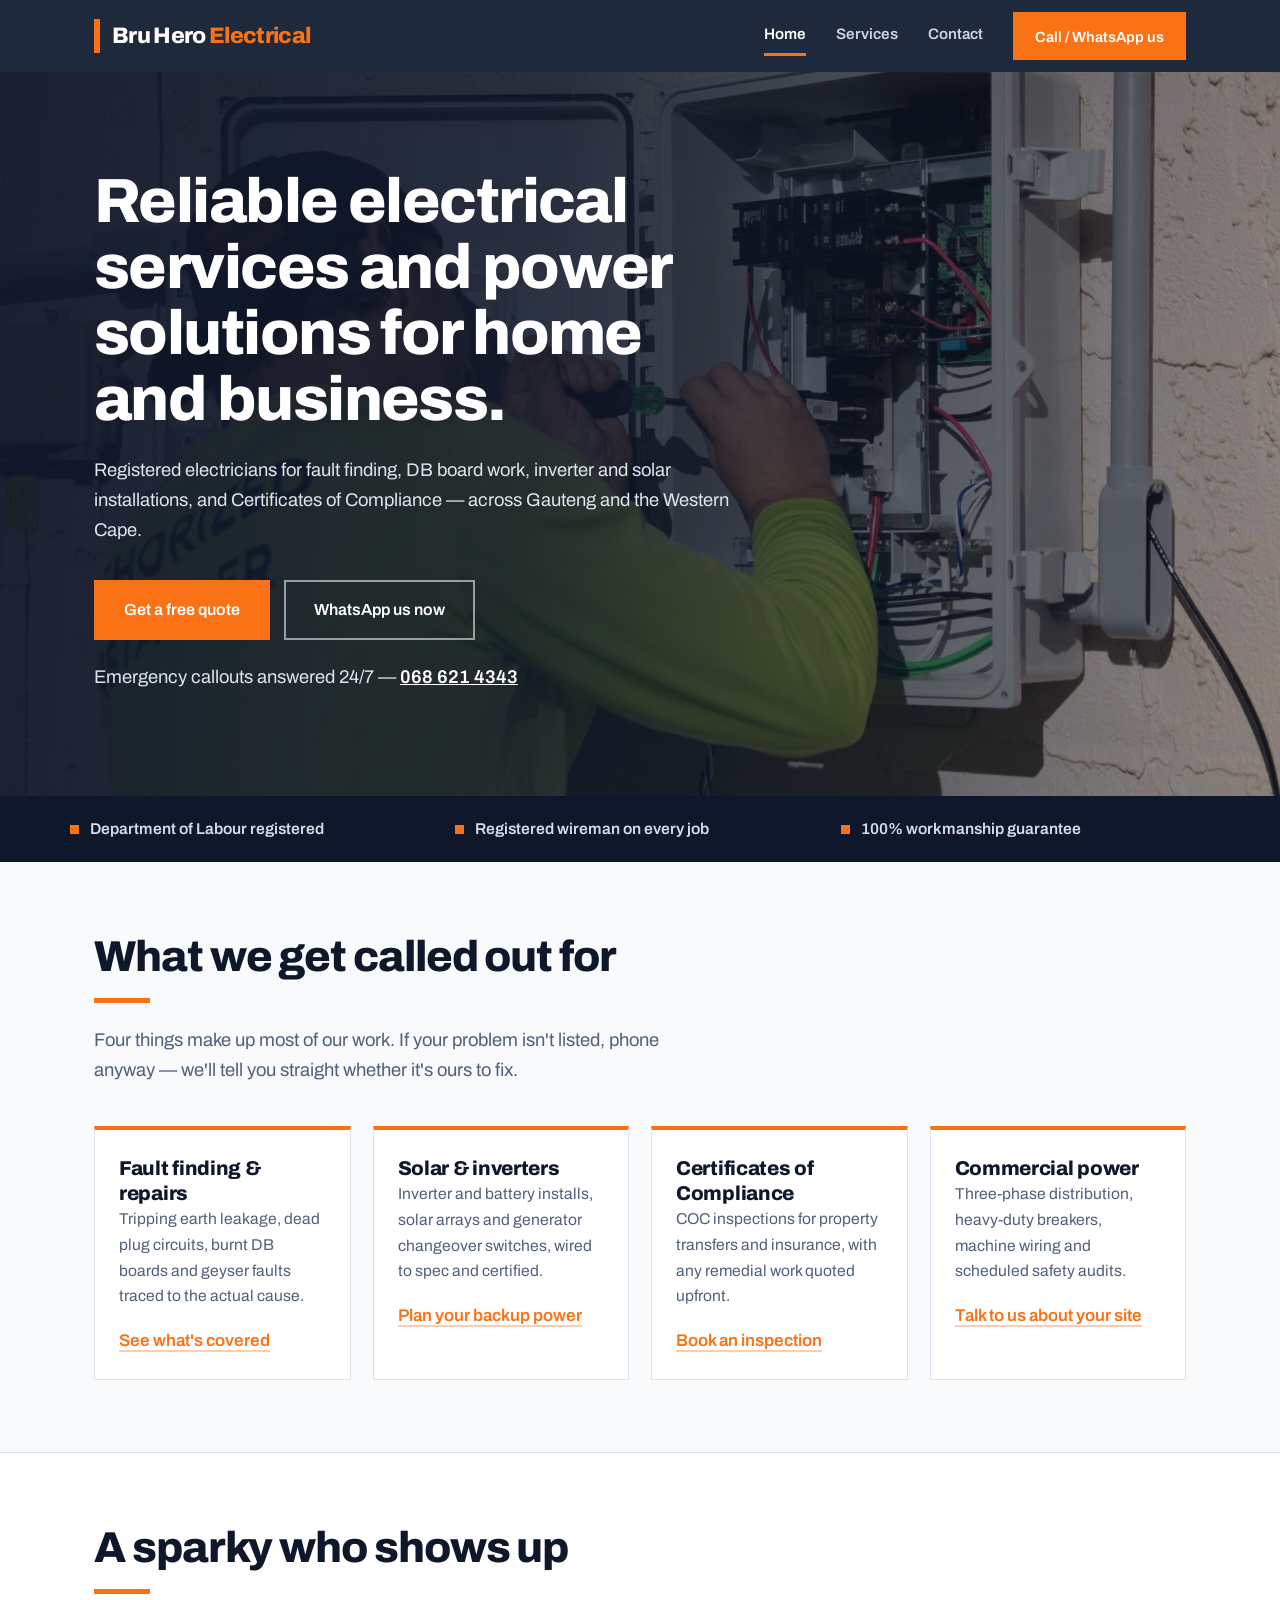
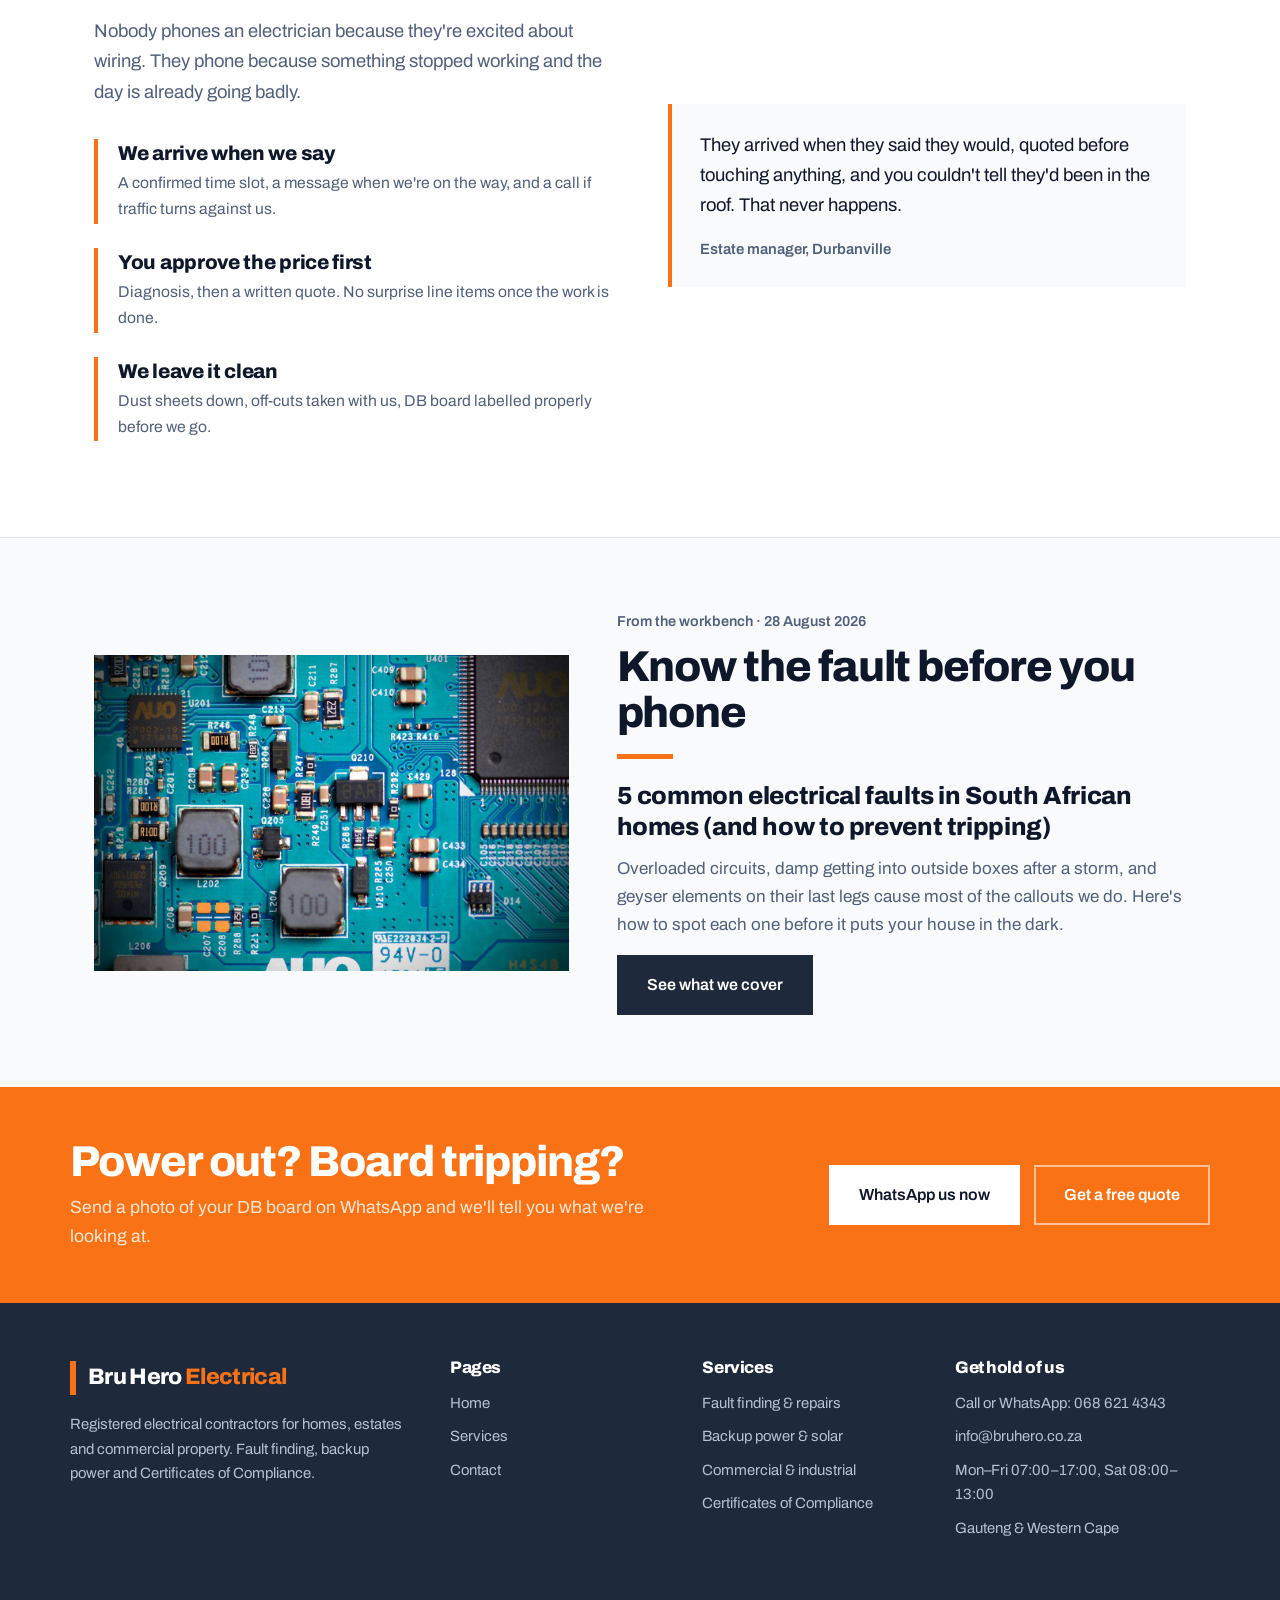
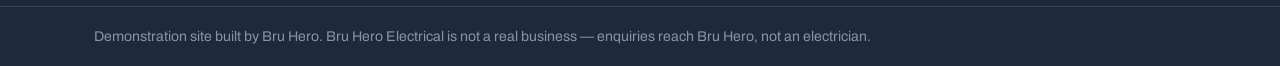
<file: index.html>
<!DOCTYPE html>
<html lang="en-ZA">
<head>
<meta charset="utf-8">
<meta name="viewport" content="width=device-width, initial-scale=1">
<title>Bru Hero Electrical | Electricians, Backup Power &amp; COCs in South Africa</title>
<meta name="description" content="Registered South African electrical contractors. Fault finding, DB board repairs, inverter and solar installations, commercial power and Certificates of Compliance. Same-day callouts in Gauteng and the Western Cape.">
<link rel="preconnect" href="https://fonts.googleapis.com">
<link rel="preconnect" href="https://fonts.gstatic.com" crossorigin>
<link href="https://fonts.googleapis.com/css2?family=Archivo:wght@400;600;800&display=swap" rel="stylesheet">

<link rel="stylesheet" href="css/site.css">
</head>

<body>

<header class="site-header">
  <div class="wrap site-header__bar">
    <a class="logo" href="index.html">
      <span class="logo__mark"></span>
      <span class="logo__text">Bru Hero <span>Electrical</span></span>
    </a>

    <nav class="nav" aria-label="Main">
      <a href="index.html" aria-current="page">Home</a>
      <a href="services.html">Services</a>
      <a href="contact.html">Contact</a>
      <a class="btn btn--primary" href="tel:+27686214343">Call / WhatsApp us</a>
    </nav>

    <button class="menu-btn" type="button" id="menuBtn" aria-expanded="false" aria-controls="mobileNav">
      <span class="sr-only">Menu</span>
      <svg id="iconOpen" viewBox="0 0 24 24" fill="none" stroke="currentColor" stroke-width="2" stroke-linecap="round" aria-hidden="true"><path d="M4 7h16M4 12h16M4 17h16"/></svg>
      <svg id="iconClose" viewBox="0 0 24 24" fill="none" stroke="currentColor" stroke-width="2" stroke-linecap="round" aria-hidden="true" style="display:none"><path d="M6 6l12 12M18 6L6 18"/></svg>
    </button>
  </div>

  <nav class="nav-mobile" id="mobileNav" aria-label="Mobile">
    <div class="wrap">
      <a href="index.html" aria-current="page">Home</a>
      <a href="services.html">Services</a>
      <a href="contact.html">Contact</a>
      <a class="btn btn--primary" href="tel:+27686214343">Call / WhatsApp us</a>
    </div>
  </nav>
</header>

<main>

  <!-- ============ HERO ============ -->
  <section class="hero">
    <div class="wrap">
      <div class="hero__inner">
        <h1>Reliable electrical services and power solutions for home and business.</h1>
        <p>
          Registered electricians for fault finding, DB board work, inverter and solar
          installations, and Certificates of Compliance — across Gauteng and the Western Cape.
        </p>
        <div class="hero__actions">
          <a class="btn btn--primary" href="contact.html">Get a free quote</a>
          <a class="btn btn--ghost" href="https://wa.me/27686214343">WhatsApp us now</a>
        </div>
        <p class="hero__line">
          Emergency callouts answered 24/7 — <a href="tel:+27686214343">068 621 4343</a>
        </p>
      </div>
    </div>
  </section>

  <!-- ============ TRUST BAR ============ -->
  <section class="trust" aria-label="Credentials">
    <div class="wrap trust__grid">
      <div class="trust__item"><span class="trust__dot"></span>Department of Labour registered</div>
      <div class="trust__item"><span class="trust__dot"></span>Registered wireman on every job</div>
      <div class="trust__item"><span class="trust__dot"></span>100% workmanship guarantee</div>
    </div>
  </section>

  <!-- ============ SERVICES ============ -->
  <section class="section">
    <div class="wrap">
      <div class="section__head">
        <h2>What we get called out for</h2>
        <span class="rule"></span>
        <p class="lead">
          Four things make up most of our work. If your problem isn't listed, phone anyway —
          we'll tell you straight whether it's ours to fix.
        </p>
      </div>

      <div class="cards">
        <article class="card">
          <h3>Fault finding &amp; repairs</h3>
          <p>Tripping earth leakage, dead plug circuits, burnt DB boards and geyser faults traced to the actual cause.</p>
          <a href="services.html#fault-finding">See what's covered</a>
        </article>
        <article class="card">
          <h3>Solar &amp; inverters</h3>
          <p>Inverter and battery installs, solar arrays and generator changeover switches, wired to spec and certified.</p>
          <a href="services.html#backup-power">Plan your backup power</a>
        </article>
        <article class="card">
          <h3>Certificates of Compliance</h3>
          <p>COC inspections for property transfers and insurance, with any remedial work quoted upfront.</p>
          <a href="services.html#coc">Book an inspection</a>
        </article>
        <article class="card">
          <h3>Commercial power</h3>
          <p>Three-phase distribution, heavy-duty breakers, machine wiring and scheduled safety audits.</p>
          <a href="services.html#commercial">Talk to us about your site</a>
        </article>
      </div>
    </div>
  </section>

  <!-- ============ WHY US ============ -->
  <section class="section section--tint">
    <div class="wrap split">
      <div>
        <h2>A sparky who shows up</h2>
        <span class="rule"></span>
        <p class="lead">
          Nobody phones an electrician because they're excited about wiring. They phone
          because something stopped working and the day is already going badly.
        </p>
        <ul class="points">
          <li>
            <h3>We arrive when we say</h3>
            <p>A confirmed time slot, a message when we're on the way, and a call if traffic turns against us.</p>
          </li>
          <li>
            <h3>You approve the price first</h3>
            <p>Diagnosis, then a written quote. No surprise line items once the work is done.</p>
          </li>
          <li>
            <h3>We leave it clean</h3>
            <p>Dust sheets down, off-cuts taken with us, DB board labelled properly before we go.</p>
          </li>
        </ul>
      </div>
      <div>
        <blockquote class="quote">
          <p>
            They arrived when they said they would, quoted before touching anything, and you
            couldn't tell they'd been in the roof. That never happens.
          </p>
          <footer>Estate manager, Durbanville</footer>
        </blockquote>
      </div>
    </div>
  </section>

  <!-- ============ BLOG TEASER ============ -->
  <section class="section">
    <div class="wrap teaser">
      <figure style="margin:0;">
        <img src="images/circuit-board.jpg" width="1100" height="733" alt="Close-up of a circuit board showing resistors, capacitors and copper tracks" loading="lazy" decoding="async">
      </figure>
      <div>
        <p class="teaser__meta">From the workbench · 28 August 2026</p>
        <h2>Know the fault before you phone</h2>
        <span class="rule"></span>
        <h3>5 common electrical faults in South African homes (and how to prevent tripping)</h3>
        <p>
          Overloaded circuits, damp getting into outside boxes after a storm, and geyser
          elements on their last legs cause most of the callouts we do. Here's how to spot
          each one before it puts your house in the dark.
        </p>
        <a class="btn btn--dark" href="services.html">See what we cover</a>
      </div>
    </div>
  </section>

  <!-- ============ CTA ============ -->
  <section class="cta">
    <div class="wrap cta__inner">
      <div>
        <h2>Power out? Board tripping?</h2>
        <p>Send a photo of your DB board on WhatsApp and we'll tell you what we're looking at.</p>
      </div>
      <div class="cta__actions">
        <a class="btn btn--light" href="https://wa.me/27686214343">WhatsApp us now</a>
        <a class="btn btn--ghost" href="contact.html">Get a free quote</a>
      </div>
    </div>
  </section>

</main>

<footer class="site-footer">
  <div class="wrap site-footer__grid">
    <div>
      <a class="logo" href="index.html" style="margin-bottom:16px;">
        <span class="logo__mark"></span>
        <span class="logo__text">Bru Hero <span>Electrical</span></span>
      </a>
      <p>Registered electrical contractors for homes, estates and commercial property. Fault finding, backup power and Certificates of Compliance.</p>
    </div>
    <div>
      <h2>Pages</h2>
      <ul>
        <li><a href="index.html">Home</a></li>
        <li><a href="services.html">Services</a></li>
        <li><a href="contact.html">Contact</a></li>
      </ul>
    </div>
    <div>
      <h2>Services</h2>
      <ul>
        <li><a href="services.html#fault-finding">Fault finding &amp; repairs</a></li>
        <li><a href="services.html#backup-power">Backup power &amp; solar</a></li>
        <li><a href="services.html#commercial">Commercial &amp; industrial</a></li>
        <li><a href="services.html#coc">Certificates of Compliance</a></li>
      </ul>
    </div>
    <div>
      <h2>Get hold of us</h2>
      <ul>
        <li>Call or WhatsApp: <a href="tel:+27686214343">068 621 4343</a></li>
        <li><a href="mailto:info@bruhero.co.za">info@bruhero.co.za</a></li>
        <li>Mon–Fri 07:00–17:00, Sat 08:00–13:00</li>
        <li>Gauteng &amp; Western Cape</li>
      </ul>
    </div>
  </div>
  <div class="site-footer__base">
    <div class="wrap">Demonstration site built by Bru Hero. Bru Hero Electrical is not a real business — enquiries reach Bru Hero, not an electrician.</div>
</footer>

<script src="js/site.js" defer></script>

</body>
</html>
</file>
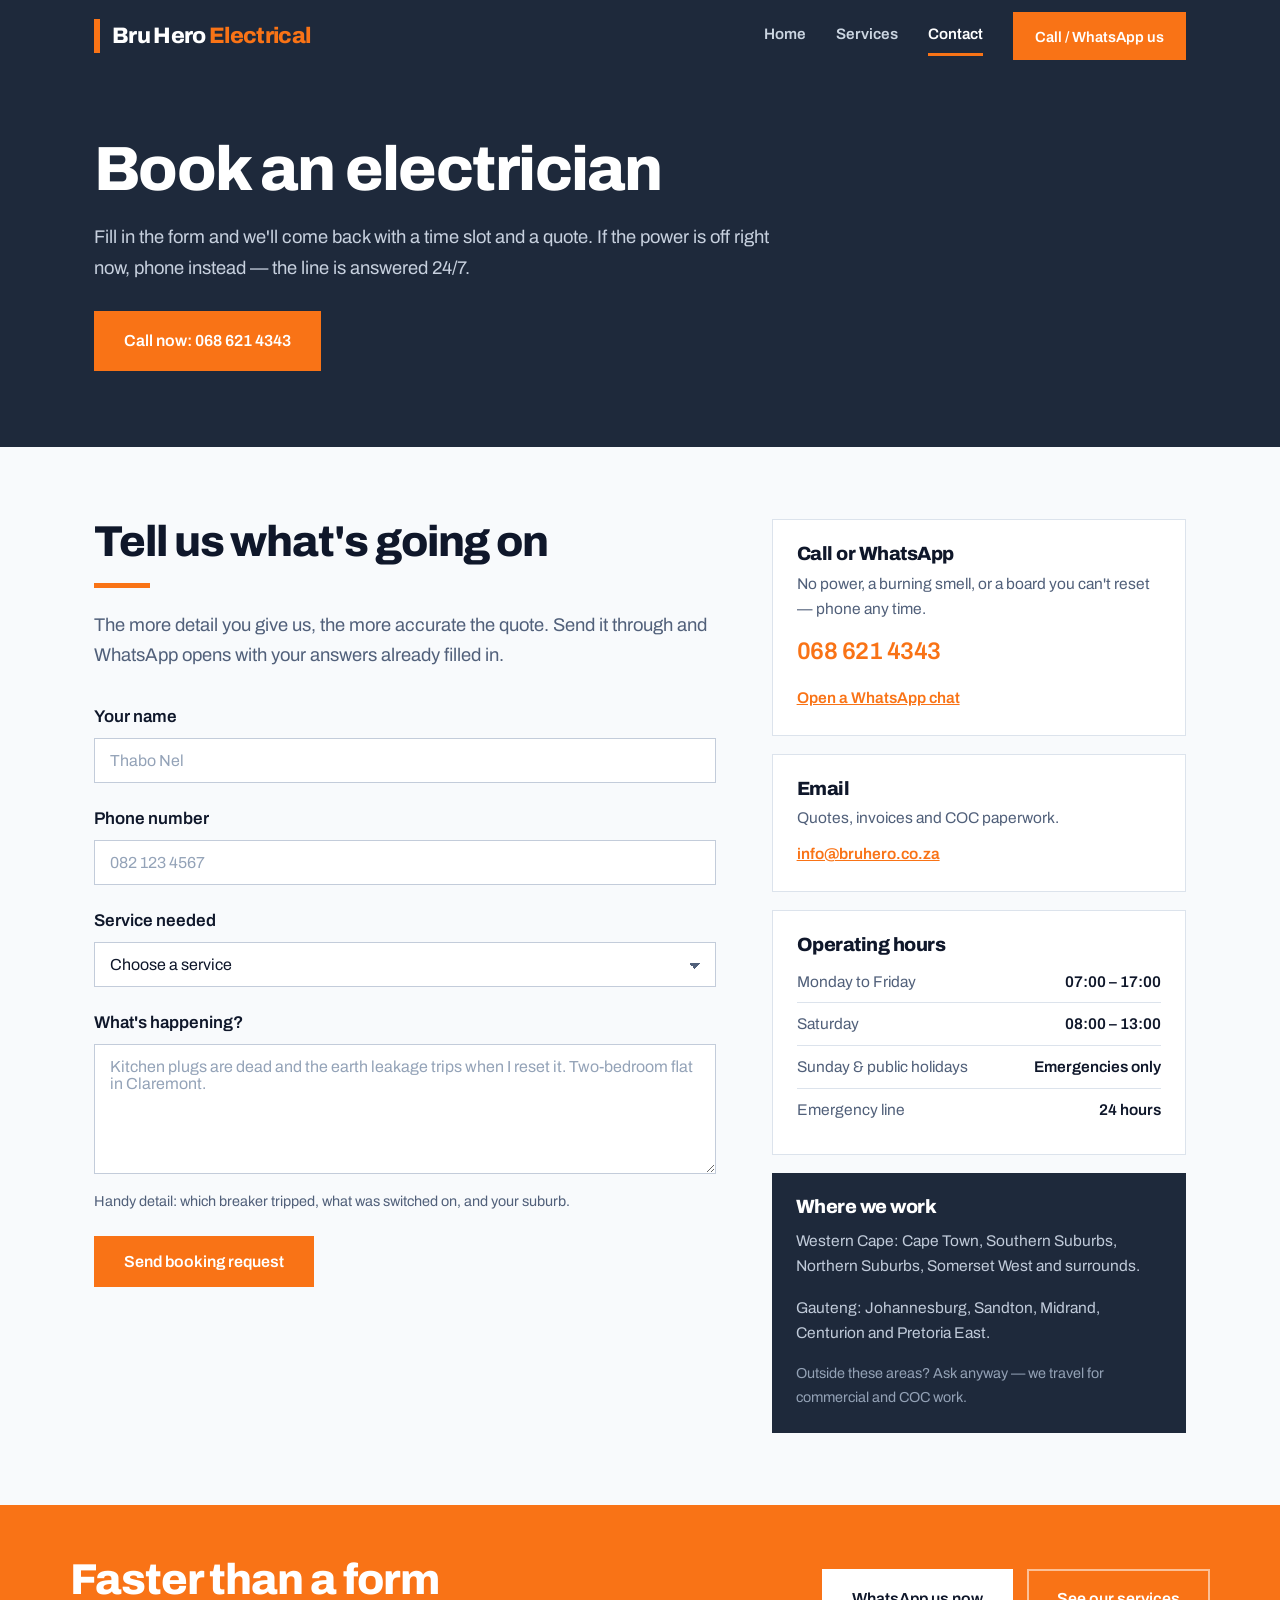
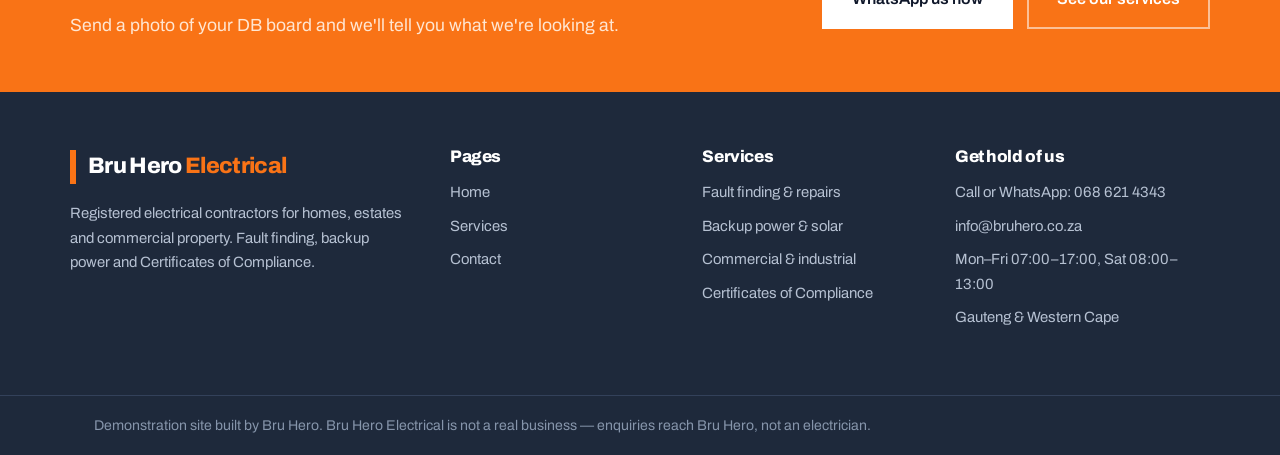
<file: contact.html>
<!DOCTYPE html>
<html lang="en-ZA">
<head>
<meta charset="utf-8">
<meta name="viewport" content="width=device-width, initial-scale=1">
<title>Contact Bru Hero Electrical | Book an Electrician in South Africa</title>
<meta name="description" content="Book an electrician in Gauteng or the Western Cape. Call or WhatsApp 068 621 4343 for fault finding, solar, commercial work and Certificates of Compliance.">
<link rel="preconnect" href="https://fonts.googleapis.com">
<link rel="preconnect" href="https://fonts.gstatic.com" crossorigin>
<link href="https://fonts.googleapis.com/css2?family=Archivo:wght@400;600;800&display=swap" rel="stylesheet">
<link rel="stylesheet" href="css/site.css">
</head>
<body>

<header class="site-header">
  <div class="wrap site-header__bar">
    <a class="logo" href="index.html">
      <span class="logo__mark"></span>
      <span class="logo__text">Bru Hero <span>Electrical</span></span>
    </a>
    <nav class="nav" aria-label="Main">
      <a href="index.html">Home</a>
      <a href="services.html">Services</a>
      <a href="contact.html" aria-current="page">Contact</a>
      <a class="btn btn--primary" href="tel:+27686214343">Call / WhatsApp us</a>
    </nav>
    <button class="menu-btn" type="button" id="menuBtn" aria-expanded="false" aria-controls="mobileNav">
      <span class="sr-only">Menu</span>
      <svg id="iconOpen" viewBox="0 0 24 24" fill="none" stroke="currentColor" stroke-width="2" stroke-linecap="round" aria-hidden="true"><path d="M4 7h16M4 12h16M4 17h16"/></svg>
      <svg id="iconClose" viewBox="0 0 24 24" fill="none" stroke="currentColor" stroke-width="2" stroke-linecap="round" aria-hidden="true" style="display:none"><path d="M6 6l12 12M18 6L6 18"/></svg>
    </button>
  </div>
  <nav class="nav-mobile" id="mobileNav" aria-label="Mobile">
    <div class="wrap">
      <a href="index.html">Home</a>
      <a href="services.html">Services</a>
      <a href="contact.html" aria-current="page">Contact</a>
      <a class="btn btn--primary" href="tel:+27686214343">Call / WhatsApp us</a>
    </div>
  </nav>
</header>

<main>

  <!-- ============ PAGE HERO ============ -->
  <section class="page-hero">
    <div class="wrap">
      <h1>Book an electrician</h1>
      <p>
        Fill in the form and we'll come back with a time slot and a quote. If the power is
        off right now, phone instead — the line is answered 24/7.
      </p>
      <p style="margin-top:28px;"><a class="btn btn--primary" href="tel:+27686214343">Call now: 068 621 4343</a></p>
    </div>
  </section>

  <!-- ============ FORM + DETAILS ============ -->
  <section class="section">
    <div class="wrap contact-grid">

      <div>
        <h2>Tell us what's going on</h2>
        <span class="rule"></span>
        <p class="lead" style="margin-bottom:32px;">
          The more detail you give us, the more accurate the quote. Send it through and
          WhatsApp opens with your answers already filled in.
        </p>

        <form id="bookingForm" novalidate>
          <div class="field">
            <label for="name">Your name</label>
            <input class="form-control" type="text" id="name" name="name" autocomplete="name" placeholder="Thabo Nel" required>
          </div>

          <div class="field">
            <label for="phone">Phone number</label>
            <input class="form-control" type="tel" id="phone" name="phone" autocomplete="tel" inputmode="tel" placeholder="082 123 4567" required>
          </div>

          <div class="field">
            <label for="service">Service needed</label>
            <select class="form-control" id="service" name="service" required>
              <option value="" selected disabled>Choose a service</option>
              <option>Fault finding or repairs</option>
              <option>DB board upgrade</option>
              <option>Backup power, inverter or solar</option>
              <option>Commercial or industrial work</option>
              <option>Certificate of Compliance (COC)</option>
              <option>Something else</option>
            </select>
          </div>

          <div class="field">
            <label for="message">What's happening?</label>
            <textarea class="form-control" id="message" name="message" rows="5" placeholder="Kitchen plugs are dead and the earth leakage trips when I reset it. Two-bedroom flat in Claremont."></textarea>
            <p class="hint">Handy detail: which breaker tripped, what was switched on, and your suburb.</p>
          </div>

          <button class="btn btn--primary" type="submit">Send booking request</button>
          <p class="form-status" id="formStatus" role="status" aria-live="polite"></p>
        </form>
      </div>

      <aside>
        <div class="info-card">
          <h2>Call or WhatsApp</h2>
          <p>No power, a burning smell, or a board you can't reset — phone any time.</p>
          <a class="info-card__big" href="tel:+27686214343">068 621 4343</a>
          <p style="margin:14px 0 0;"><a href="https://wa.me/27686214343">Open a WhatsApp chat</a></p>
        </div>

        <div class="info-card">
          <h2>Email</h2>
          <p>Quotes, invoices and COC paperwork.</p>
          <p style="margin:0;"><a href="mailto:info@bruhero.co.za">info@bruhero.co.za</a></p>
        </div>

        <div class="info-card">
          <h2>Operating hours</h2>
          <dl class="hours">
            <div><dt>Monday to Friday</dt><dd>07:00 – 17:00</dd></div>
            <div><dt>Saturday</dt><dd>08:00 – 13:00</dd></div>
            <div><dt>Sunday &amp; public holidays</dt><dd>Emergencies only</dd></div>
            <div><dt>Emergency line</dt><dd>24 hours</dd></div>
          </dl>
        </div>

        <div class="areas">
          <h2>Where we work</h2>
          <p>Western Cape: Cape Town, Southern Suburbs, Northern Suburbs, Somerset West and surrounds.</p>
          <p>Gauteng: Johannesburg, Sandton, Midrand, Centurion and Pretoria East.</p>
          <p style="margin:0;font-size:.9rem;color:#93A1B5;">Outside these areas? Ask anyway — we travel for commercial and COC work.</p>
        </div>
      </aside>

    </div>
  </section>

  <!-- ============ CTA ============ -->
  <section class="cta">
    <div class="wrap cta__inner">
      <div>
        <h2>Faster than a form</h2>
        <p>Send a photo of your DB board and we'll tell you what we're looking at.</p>
      </div>
      <div class="cta__actions">
        <a class="btn btn--light" href="https://wa.me/27686214343">WhatsApp us now</a>
        <a class="btn btn--ghost" href="services.html">See our services</a>
      </div>
    </div>
  </section>

</main>

<footer class="site-footer">
  <div class="wrap site-footer__grid">
    <div>
      <a class="logo" href="index.html" style="margin-bottom:16px;">
        <span class="logo__mark"></span>
        <span class="logo__text">Bru Hero <span>Electrical</span></span>
      </a>
      <p>Registered electrical contractors for homes, estates and commercial property. Fault finding, backup power and Certificates of Compliance.</p>
    </div>
    <div>
      <h2>Pages</h2>
      <ul>
        <li><a href="index.html">Home</a></li>
        <li><a href="services.html">Services</a></li>
        <li><a href="contact.html">Contact</a></li>
      </ul>
    </div>
    <div>
      <h2>Services</h2>
      <ul>
        <li><a href="services.html#fault-finding">Fault finding &amp; repairs</a></li>
        <li><a href="services.html#backup-power">Backup power &amp; solar</a></li>
        <li><a href="services.html#commercial">Commercial &amp; industrial</a></li>
        <li><a href="services.html#coc">Certificates of Compliance</a></li>
      </ul>
    </div>
    <div>
      <h2>Get hold of us</h2>
      <ul>
        <li>Call or WhatsApp: <a href="tel:+27686214343">068 621 4343</a></li>
        <li><a href="mailto:info@bruhero.co.za">info@bruhero.co.za</a></li>
        <li>Mon–Fri 07:00–17:00, Sat 08:00–13:00</li>
        <li>Gauteng &amp; Western Cape</li>
      </ul>
    </div>
  </div>
  <div class="site-footer__base">
  <div class="wrap">Demonstration site built by Bru Hero. Bru Hero Electrical is not a real business — enquiries reach Bru Hero, not an electrician.</div>
</footer>

<script src="js/site.js" defer></script>
</body>
</html>
</file>
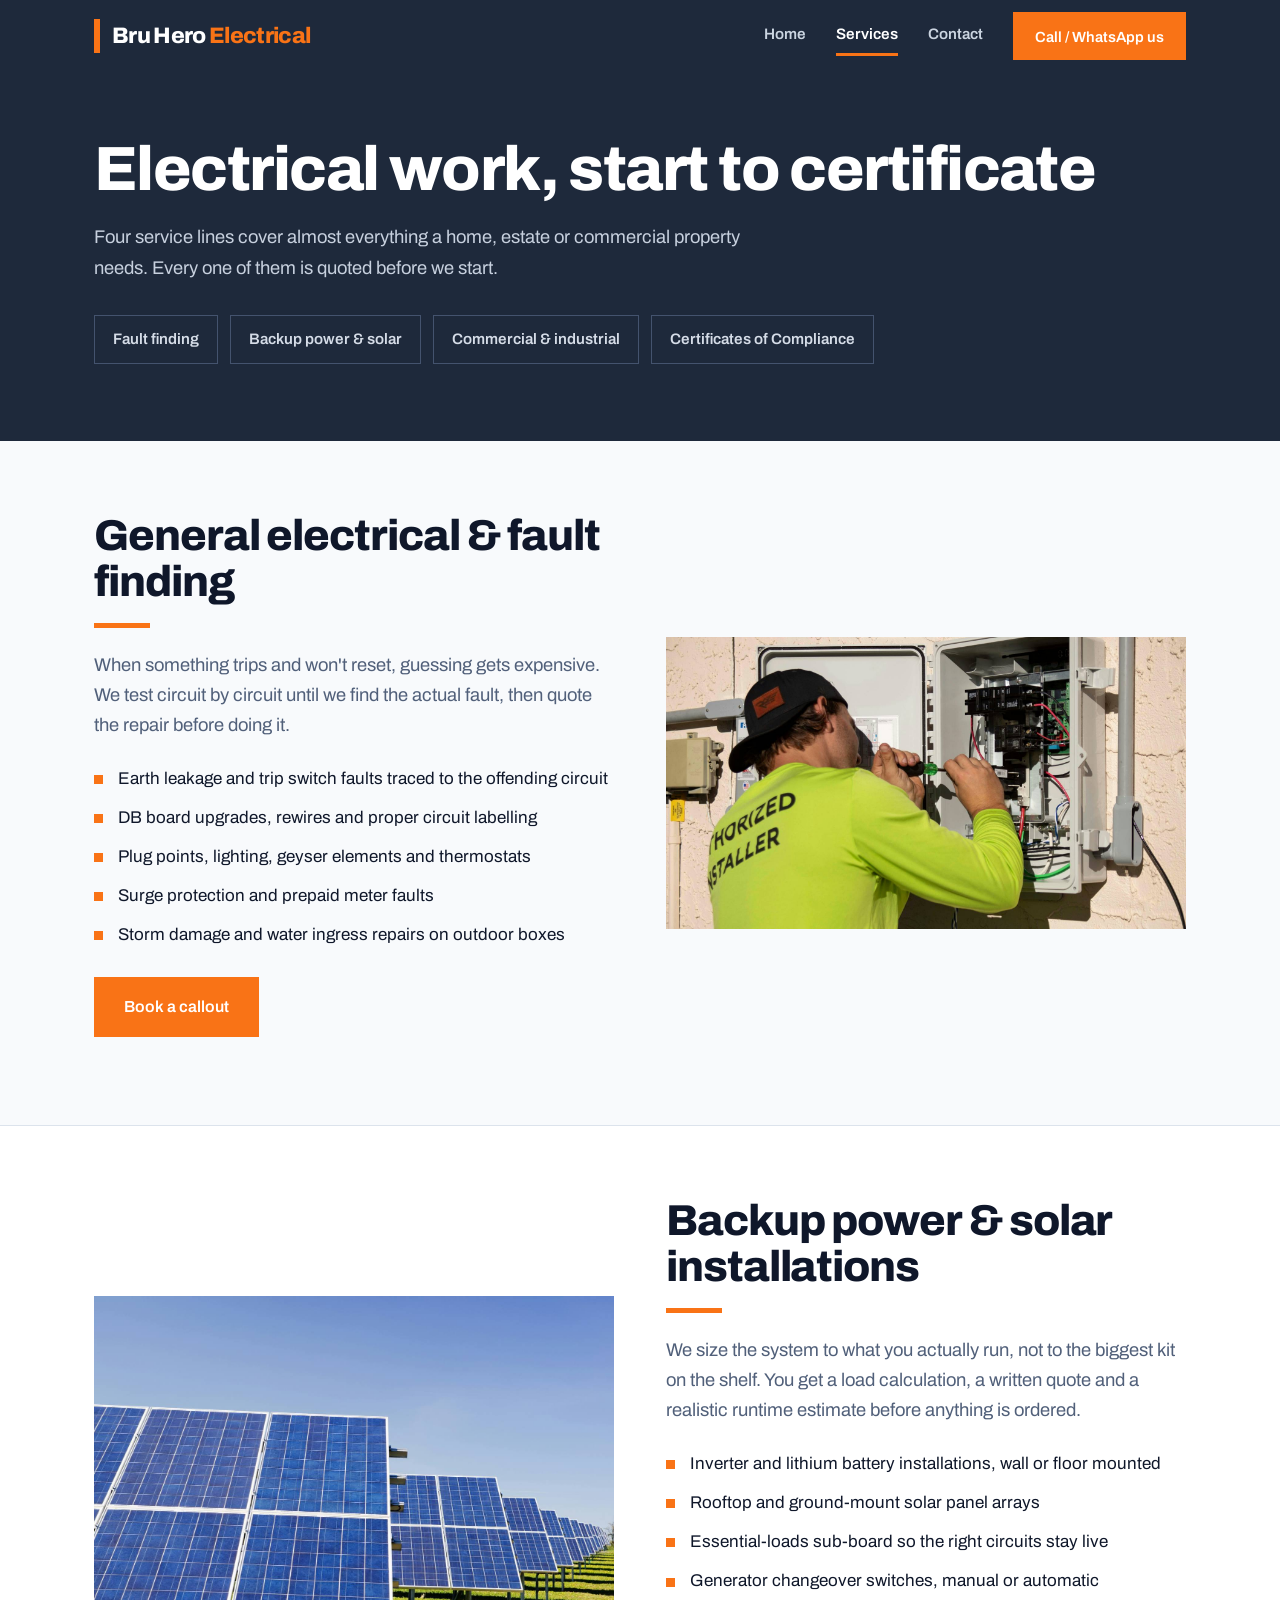
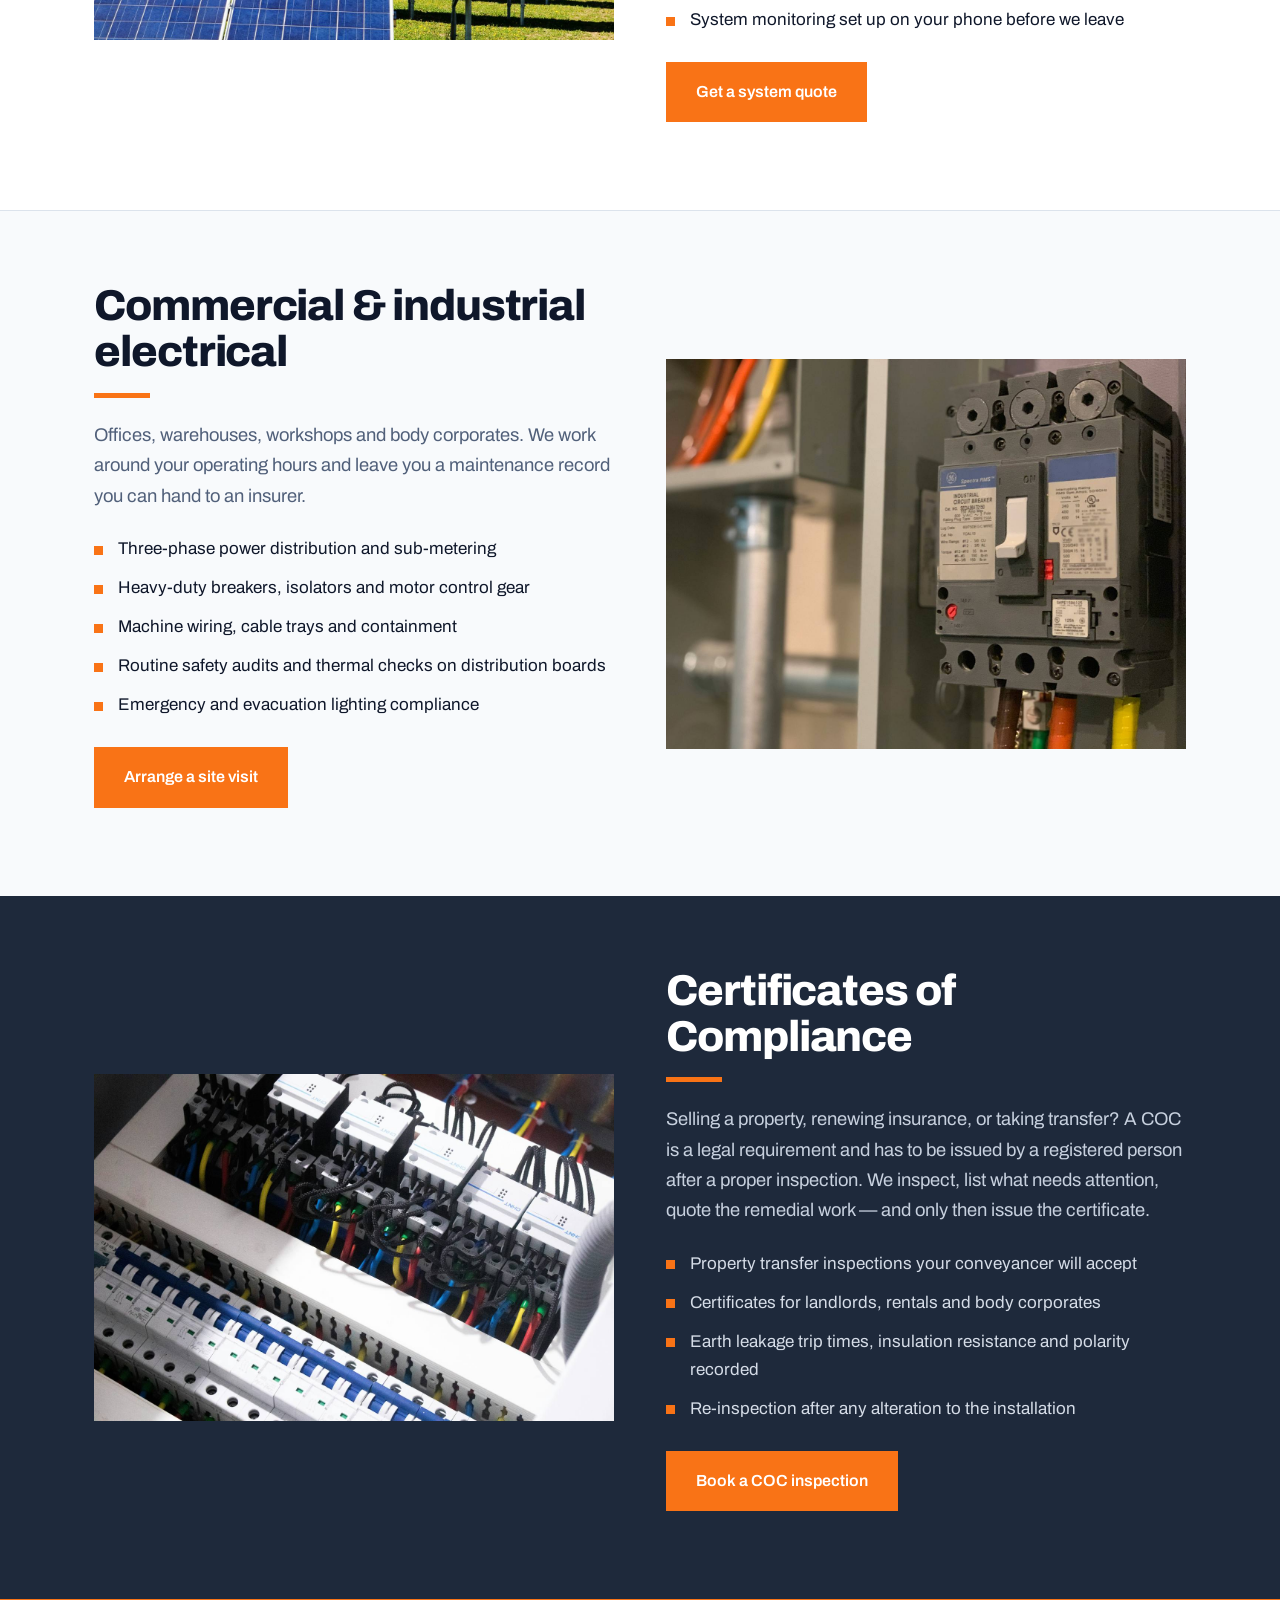
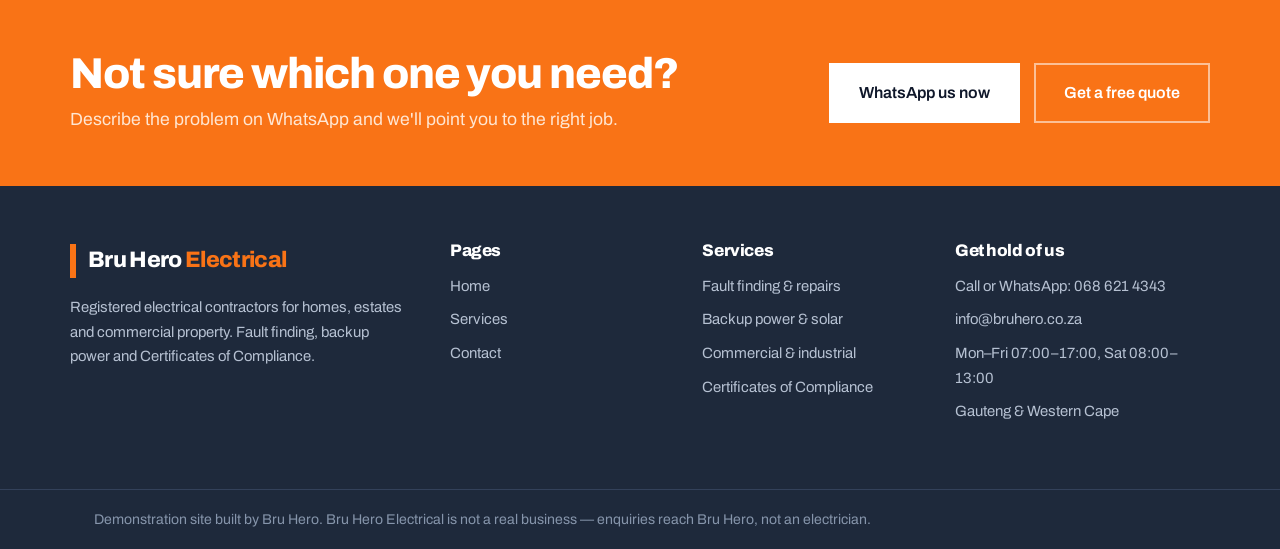
<file: services.html>
<!DOCTYPE html>
<html lang="en-ZA">
<head>
<meta charset="utf-8">
<meta name="viewport" content="width=device-width, initial-scale=1">
<title>Electrical Services | Fault Finding, Solar, COCs | Bru Hero Electrical</title>
<meta name="description" content="Fault finding and DB board repairs, inverter and solar installations, three-phase commercial electrical work, and Certificates of Compliance across Gauteng and the Western Cape.">
<link rel="preconnect" href="https://fonts.googleapis.com">
<link rel="preconnect" href="https://fonts.gstatic.com" crossorigin>
<link href="https://fonts.googleapis.com/css2?family=Archivo:wght@400;600;800&display=swap" rel="stylesheet">
<link rel="stylesheet" href="css/site.css">
</head>
<body>

<header class="site-header">
  <div class="wrap site-header__bar">
    <a class="logo" href="index.html">
      <span class="logo__mark"></span>
      <span class="logo__text">Bru Hero <span>Electrical</span></span>
    </a>
    <nav class="nav" aria-label="Main">
      <a href="index.html">Home</a>
      <a href="services.html" aria-current="page">Services</a>
      <a href="contact.html">Contact</a>
      <a class="btn btn--primary" href="tel:+27686214343">Call / WhatsApp us</a>
    </nav>
    <button class="menu-btn" type="button" id="menuBtn" aria-expanded="false" aria-controls="mobileNav">
      <span class="sr-only">Menu</span>
      <svg id="iconOpen" viewBox="0 0 24 24" fill="none" stroke="currentColor" stroke-width="2" stroke-linecap="round" aria-hidden="true"><path d="M4 7h16M4 12h16M4 17h16"/></svg>
      <svg id="iconClose" viewBox="0 0 24 24" fill="none" stroke="currentColor" stroke-width="2" stroke-linecap="round" aria-hidden="true" style="display:none"><path d="M6 6l12 12M18 6L6 18"/></svg>
    </button>
  </div>
  <nav class="nav-mobile" id="mobileNav" aria-label="Mobile">
    <div class="wrap">
      <a href="index.html">Home</a>
      <a href="services.html" aria-current="page">Services</a>
      <a href="contact.html">Contact</a>
      <a class="btn btn--primary" href="tel:+27686214343">Call / WhatsApp us</a>
    </div>
  </nav>
</header>

<main>

  <!-- ============ PAGE HERO ============ -->
  <section class="page-hero">
    <div class="wrap">
      <h1>Electrical work, start to certificate</h1>
      <p>
        Four service lines cover almost everything a home, estate or commercial property
        needs. Every one of them is quoted before we start.
      </p>
      <ul class="chips">
        <li><a href="#fault-finding">Fault finding</a></li>
        <li><a href="#backup-power">Backup power &amp; solar</a></li>
        <li><a href="#commercial">Commercial &amp; industrial</a></li>
        <li><a href="#coc">Certificates of Compliance</a></li>
      </ul>
    </div>
  </section>

  <!-- ============ 1. FAULT FINDING ============ -->
  <section class="section" id="fault-finding" style="scroll-margin-top:88px;">
    <div class="wrap split split--media split--flip">
      <figure class="split__media">
        <img src="images/hero-electrician.jpg" width="1700" height="956"
             alt="Electrician testing circuits inside an outdoor distribution board" decoding="async">
      </figure>
      <div>
        <h2>General electrical &amp; fault finding</h2>
        <span class="rule"></span>
        <p class="lead">
          When something trips and won't reset, guessing gets expensive. We test circuit by
          circuit until we find the actual fault, then quote the repair before doing it.
        </p>
        <ul class="ticks">
          <li>Earth leakage and trip switch faults traced to the offending circuit</li>
          <li>DB board upgrades, rewires and proper circuit labelling</li>
          <li>Plug points, lighting, geyser elements and thermostats</li>
          <li>Surge protection and prepaid meter faults</li>
          <li>Storm damage and water ingress repairs on outdoor boxes</li>
        </ul>
        <p style="margin-top:28px;"><a class="btn btn--primary" href="contact.html">Book a callout</a></p>
      </div>
    </div>
  </section>

  <!-- ============ 2. BACKUP POWER ============ -->
  <section class="section section--tint" id="backup-power" style="scroll-margin-top:88px;">
    <div class="wrap split split--media">
      <figure class="split__media">
        <img src="images/solar-array.jpg" width="1400" height="927"
             alt="Row of solar panels mounted in an open field under a clear sky" loading="lazy" decoding="async">
      </figure>
      <div>
        <h2>Backup power &amp; solar installations</h2>
        <span class="rule"></span>
        <p class="lead">
          We size the system to what you actually run, not to the biggest kit on the shelf.
          You get a load calculation, a written quote and a realistic runtime estimate before
          anything is ordered.
        </p>
        <ul class="ticks">
          <li>Inverter and lithium battery installations, wall or floor mounted</li>
          <li>Rooftop and ground-mount solar panel arrays</li>
          <li>Essential-loads sub-board so the right circuits stay live</li>
          <li>Generator changeover switches, manual or automatic</li>
          <li>System monitoring set up on your phone before we leave</li>
        </ul>
        <p style="margin-top:28px;"><a class="btn btn--primary" href="contact.html">Get a system quote</a></p>
      </div>
    </div>
  </section>

  <!-- ============ 3. COMMERCIAL ============ -->
  <section class="section" id="commercial" style="scroll-margin-top:88px;">
    <div class="wrap split split--media split--flip">
      <figure class="split__media">
        <img src="images/industrial-breaker.jpg" width="1400" height="1050"
             alt="Industrial three-pole circuit breaker mounted in a commercial distribution panel" loading="lazy" decoding="async">
      </figure>
      <div>
        <h2>Commercial &amp; industrial electrical</h2>
        <span class="rule"></span>
        <p class="lead">
          Offices, warehouses, workshops and body corporates. We work around your operating
          hours and leave you a maintenance record you can hand to an insurer.
        </p>
        <ul class="ticks">
          <li>Three-phase power distribution and sub-metering</li>
          <li>Heavy-duty breakers, isolators and motor control gear</li>
          <li>Machine wiring, cable trays and containment</li>
          <li>Routine safety audits and thermal checks on distribution boards</li>
          <li>Emergency and evacuation lighting compliance</li>
        </ul>
        <p style="margin-top:28px;"><a class="btn btn--primary" href="contact.html">Arrange a site visit</a></p>
      </div>
    </div>
  </section>

  <!-- ============ 4. COC ============ -->
  <section class="section section--dark" id="coc" style="scroll-margin-top:88px;">
    <div class="wrap split split--media">
      <figure class="split__media">
        <img src="images/db-board.jpg" width="1400" height="933"
             alt="Neatly wired distribution board with breakers and contactors" loading="lazy" decoding="async">
      </figure>
      <div>
        <h2>Certificates of Compliance</h2>
        <span class="rule"></span>
        <p class="lead">
          Selling a property, renewing insurance, or taking transfer? A COC is a legal
          requirement and has to be issued by a registered person after a proper inspection.
          We inspect, list what needs attention, quote the remedial work — and only then
          issue the certificate.
        </p>
        <ul class="ticks">
          <li>Property transfer inspections your conveyancer will accept</li>
          <li>Certificates for landlords, rentals and body corporates</li>
          <li>Earth leakage trip times, insulation resistance and polarity recorded</li>
          <li>Re-inspection after any alteration to the installation</li>
        </ul>
        <p style="margin-top:28px;"><a class="btn btn--primary" href="contact.html">Book a COC inspection</a></p>
      </div>
    </div>
  </section>

  <!-- ============ CTA ============ -->
  <section class="cta">
    <div class="wrap cta__inner">
      <div>
        <h2>Not sure which one you need?</h2>
        <p>Describe the problem on WhatsApp and we'll point you to the right job.</p>
      </div>
      <div class="cta__actions">
        <a class="btn btn--light" href="https://wa.me/27686214343">WhatsApp us now</a>
        <a class="btn btn--ghost" href="contact.html">Get a free quote</a>
      </div>
    </div>
  </section>

</main>

<footer class="site-footer">
  <div class="wrap site-footer__grid">
    <div>
      <a class="logo" href="index.html" style="margin-bottom:16px;">
        <span class="logo__mark"></span>
        <span class="logo__text">Bru Hero <span>Electrical</span></span>
      </a>
      <p>Registered electrical contractors for homes, estates and commercial property. Fault finding, backup power and Certificates of Compliance.</p>
    </div>
    <div>
      <h2>Pages</h2>
      <ul>
        <li><a href="index.html">Home</a></li>
        <li><a href="services.html">Services</a></li>
        <li><a href="contact.html">Contact</a></li>
      </ul>
    </div>
    <div>
      <h2>Services</h2>
      <ul>
        <li><a href="services.html#fault-finding">Fault finding &amp; repairs</a></li>
        <li><a href="services.html#backup-power">Backup power &amp; solar</a></li>
        <li><a href="services.html#commercial">Commercial &amp; industrial</a></li>
        <li><a href="services.html#coc">Certificates of Compliance</a></li>
      </ul>
    </div>
    <div>
      <h2>Get hold of us</h2>
      <ul>
        <li>Call or WhatsApp: <a href="tel:+27686214343">068 621 4343</a></li>
        <li><a href="mailto:info@bruhero.co.za">info@bruhero.co.za</a></li>
        <li>Mon–Fri 07:00–17:00, Sat 08:00–13:00</li>
        <li>Gauteng &amp; Western Cape</li>
      </ul>
    </div>
  </div>
  <div class="site-footer__base">
  <div class="wrap">Demonstration site built by Bru Hero. Bru Hero Electrical is not a real business — enquiries reach Bru Hero, not an electrician.</div>
</footer>

<script src="js/site.js" defer></script>
</body>
</html>
</file>
<file: css/site.css>
/* ============================================================
   Bru Hero Electrical — site stylesheet
   Plain CSS, no framework. One font family (Archivo), four brand colours.
   ============================================================ */

:root{
  --brand:#F97316;          /* safety orange */
  --brand-dark:#EA640C;
  --charcoal:#1E293B;       /* deep charcoal */
  --ink:#0F172A;            /* body text */
  --paper:#F8FAFC;          /* page background */
  --muted:#51607A;          /* secondary text */
  --line:#DCE3EC;           /* hairlines */
  --wrap:1140px;
}

*,*::before,*::after{box-sizing:border-box;}
html{-webkit-text-size-adjust:100%;scroll-behavior:smooth;}
body{
  margin:0;
  background:var(--paper);
  color:var(--ink);
  font-family:"Archivo","Helvetica Neue",Arial,sans-serif;
  font-size:17px;
  line-height:1.65;
  -webkit-font-smoothing:antialiased;
}
img{max-width:100%;height:auto;display:block;}
a{color:inherit;}

.sr-only{position:absolute;width:1px;height:1px;overflow:hidden;clip:rect(0 0 0 0);white-space:nowrap;}

/* ---- Type scale -------------------------------------------------------- */
h1,h2,h3{margin:0;font-weight:800;letter-spacing:-0.025em;line-height:1.06;}
h1{font-size:clamp(2.3rem,5.4vw,3.9rem);}
h2{font-size:clamp(1.85rem,3.6vw,2.7rem);}
h3{font-size:1.25rem;letter-spacing:-0.015em;line-height:1.25;}
p{margin:0 0 1rem;max-width:62ch;}
.lead{font-size:1.15rem;color:var(--muted);}

/* ---- Layout ------------------------------------------------------------ */
.wrap{max-width:var(--wrap);margin:0 auto;padding:0 24px;}
.section{padding:72px 0;}
.section--tint{background:#fff;border-top:1px solid var(--line);border-bottom:1px solid var(--line);}
.section--dark{background:var(--charcoal);color:#D5DCE7;}
.section--dark h2,.section--dark h3{color:#fff;}
.section--dark .lead{color:#C7D0DE;}
.section__head{max-width:62ch;margin-bottom:40px;}
.rule{display:block;width:56px;height:5px;background:var(--brand);margin:18px 0 22px;}

/* ---- Buttons ----------------------------------------------------------- */
.btn{
  display:inline-block;padding:15px 28px;
  font-family:inherit;font-weight:600;font-size:1rem;
  text-decoration:none;border:2px solid transparent;cursor:pointer;
  transition:background-color .15s ease,border-color .15s ease;
}
.btn--primary{background:var(--brand);color:#fff;}
.btn--primary:hover{background:var(--brand-dark);}
.btn--ghost{border-color:rgba(255,255,255,.55);color:#fff;background:none;}
.btn--ghost:hover{border-color:#fff;background:rgba(255,255,255,.1);}
.btn--dark{background:var(--charcoal);color:#fff;}
.btn--dark:hover{background:var(--ink);}
.btn--light{background:#fff;color:var(--ink);}
.btn--light:hover{background:#FFF3E9;}

:focus-visible{outline:3px solid var(--brand);outline-offset:3px;}

/* ---- Header ------------------------------------------------------------ */
.site-header{position:sticky;top:0;z-index:50;background:var(--charcoal);color:#CBD5E1;}
.site-header__bar{display:flex;align-items:center;justify-content:space-between;height:72px;}
.logo{display:flex;align-items:center;gap:12px;text-decoration:none;}
.logo__mark{width:6px;height:34px;background:var(--brand);flex:0 0 auto;}
.logo__text{font-weight:800;font-size:1.4rem;color:#fff;letter-spacing:-0.03em;}
.logo__text span{color:var(--brand);}

.nav{display:flex;align-items:center;gap:30px;}
.nav a{text-decoration:none;font-size:.95rem;font-weight:600;padding:6px 0;border-bottom:3px solid transparent;}
.nav a:hover{color:#fff;}
.nav a[aria-current="page"]{color:#fff;border-bottom-color:var(--brand);}
.nav .btn{padding:11px 20px;font-size:.92rem;border-bottom:0;}

.menu-btn{display:none;background:none;border:0;color:#fff;padding:8px;cursor:pointer;}
.menu-btn svg{width:28px;height:28px;}
.nav-mobile{display:none;border-top:1px solid #33415A;padding:8px 0 20px;}
.nav-mobile a{display:block;text-decoration:none;font-weight:600;padding:14px 0;border-bottom:1px solid #33415A;}
.nav-mobile a[aria-current="page"]{color:#fff;}
.nav-mobile .btn{display:block;text-align:center;margin-top:18px;border-bottom:0;}

/* ---- Home hero --------------------------------------------------------- */
.hero{
  background-color:var(--charcoal);   /* fallback if the photo fails to load */
  background-image:
    linear-gradient(95deg,rgba(15,23,42,.95) 0%,rgba(15,23,42,.88) 42%,rgba(15,23,42,.42) 100%),
    url("../images/hero-electrician.jpg");
  background-size:cover;background-position:center right;color:#fff;
}
.hero__inner{padding:96px 0 88px;max-width:660px;}
.hero h1{color:#fff;}
.hero p{color:#DDE4EE;font-size:1.15rem;margin-top:22px;}
.hero__actions{display:flex;flex-wrap:wrap;gap:14px;margin-top:34px;}
.hero__line{margin-top:26px;font-size:.95rem;color:#AEBACC;}
.hero__line a{color:#fff;font-weight:600;}

/* ---- Inner page hero --------------------------------------------------- */
.page-hero{background:var(--charcoal);color:#fff;padding:64px 0 60px;}
.page-hero h1{color:#fff;}
.page-hero p{color:#C7D0DE;font-size:1.15rem;margin-top:20px;}

.chips{display:flex;flex-wrap:wrap;gap:12px;margin-top:32px;list-style:none;padding:0;}
.chips a{
  display:block;text-decoration:none;font-weight:600;font-size:.95rem;
  color:#D5DCE7;border:1px solid #44536E;padding:11px 18px;
  transition:border-color .15s ease,color .15s ease;
}
.chips a:hover{border-color:var(--brand);color:#fff;}

/* ---- Trust bar --------------------------------------------------------- */
.trust{background:var(--ink);color:#D5DCE7;}
.trust__grid{display:grid;grid-template-columns:repeat(3,1fr);gap:16px;padding:20px 0;}
.trust__item{display:flex;align-items:center;gap:11px;font-weight:600;font-size:.98rem;}
.trust__dot{width:9px;height:9px;background:var(--brand);flex:0 0 auto;}

/* ---- Cards ------------------------------------------------------------- */
.cards{display:grid;grid-template-columns:repeat(4,1fr);gap:22px;}
.cards--3{grid-template-columns:repeat(3,1fr);}
.card{background:#fff;border:1px solid var(--line);border-top:4px solid var(--brand);padding:26px 24px 24px;}
.card p{font-size:.98rem;color:var(--muted);margin-bottom:18px;}
.card a{font-weight:600;color:var(--brand);text-decoration:none;border-bottom:2px solid rgba(249,115,22,.35);}
.card a:hover{border-bottom-color:var(--brand);}
.card--dark{background:rgba(255,255,255,.04);border-color:#3A4A63;}
.card--dark p{color:#C0CAD9;}

/* ---- Split rows (services, why us) ------------------------------------- */
.split{display:grid;grid-template-columns:1fr 1fr;gap:56px;align-items:center;}
.split--media{gap:52px;}
.split__media{margin:0;}
.split__media img{width:100%;object-fit:cover;}
.split--flip .split__media{order:2;}

.points{margin:32px 0 0;padding:0;list-style:none;}
.points li{border-left:4px solid var(--brand);padding:2px 0 2px 20px;margin-bottom:24px;}
.points h3{margin-bottom:4px;}
.points p{margin:0;font-size:.98rem;color:var(--muted);}

/* Bulleted spec lists inside service blocks */
.ticks{list-style:none;margin:24px 0 0;padding:0;}
.ticks li{position:relative;padding-left:24px;margin-bottom:11px;}
.ticks li::before{
  content:"";position:absolute;left:0;top:.62em;
  width:9px;height:9px;background:var(--brand);
}

/* ---- Blog teaser ------------------------------------------------------- */
.teaser{display:grid;grid-template-columns:5fr 6fr;gap:48px;align-items:center;}
.teaser__meta{font-size:.9rem;color:var(--muted);margin:0 0 10px;font-weight:600;}
.teaser h3{font-size:1.55rem;margin-bottom:12px;}
.teaser p{color:var(--muted);}
figcaption{font-size:.87rem;color:var(--muted);margin-top:10px;}

/* ---- Quote ------------------------------------------------------------- */
.quote{margin:0;border-left:4px solid var(--brand);background:var(--paper);padding:26px 28px;}
.quote p{font-size:1.15rem;}
.quote footer{font-weight:600;color:var(--muted);font-size:.93rem;}

/* ---- CTA band ---------------------------------------------------------- */
.cta{background:var(--brand);color:#fff;}
.cta__inner{display:flex;flex-wrap:wrap;gap:26px;align-items:center;justify-content:space-between;padding:52px 0;}
.cta h2{color:#fff;}
.cta p{color:#FFE6D2;margin:8px 0 0;font-size:1.1rem;}
.cta__actions{display:flex;flex-wrap:wrap;gap:14px;}

/* ---- Contact form ------------------------------------------------------ */
.contact-grid{display:grid;grid-template-columns:3fr 2fr;gap:56px;align-items:start;}
.field{margin-bottom:22px;}
.field label{display:block;font-weight:600;margin-bottom:7px;}
.field .hint{font-size:.9rem;color:var(--muted);margin:7px 0 0;}
.form-control{
  width:100%;font-family:inherit;font-size:1rem;color:var(--ink);
  background:#fff;border:1px solid #C3CCDA;padding:13px 15px;
}
.form-control::placeholder{color:#94A3B8;}
.form-control:focus{border-color:var(--brand);}
select.form-control{appearance:none;background-image:linear-gradient(45deg,transparent 50%,var(--muted) 50%),linear-gradient(135deg,var(--muted) 50%,transparent 50%);background-position:calc(100% - 20px) calc(50% + 2px),calc(100% - 14px) calc(50% + 2px);background-size:6px 6px;background-repeat:no-repeat;padding-right:44px;}
textarea.form-control{resize:vertical;min-height:130px;}
.form-status{font-weight:600;font-size:.95rem;margin-top:16px;min-height:1.2em;}
.form-status--error{color:#B3261E;}
.form-status--ok{color:#166534;}

.info-card{background:#fff;border:1px solid var(--line);padding:24px;margin-bottom:18px;}
.info-card h2{font-size:1.2rem;margin-bottom:6px;}
.info-card p{font-size:.97rem;color:var(--muted);margin-bottom:10px;}
.info-card__big{font-size:1.5rem;font-weight:800;color:var(--brand);text-decoration:none;letter-spacing:-0.02em;}
.info-card__big:hover{text-decoration:underline;}
.info-card a{font-weight:600;color:var(--brand);}

.hours{margin:0;font-size:.97rem;}
.hours div{display:flex;justify-content:space-between;gap:16px;padding:8px 0;border-bottom:1px solid var(--line);}
.hours div:last-child{border-bottom:0;}
.hours dt{color:var(--muted);}
.hours dd{margin:0;font-weight:600;}

.areas{background:var(--charcoal);color:#C0CAD9;padding:24px;}
.areas h2{font-size:1.2rem;color:#fff;margin-bottom:10px;}
.areas p{font-size:.97rem;}

/* ---- Footer ------------------------------------------------------------ */
.site-footer{background:var(--charcoal);color:#B6C1D2;}
.site-footer__grid{display:grid;grid-template-columns:1.6fr 1fr 1fr 1.2fr;gap:40px;padding:56px 0;}
.site-footer h2{font-size:1.05rem;color:#fff;margin-bottom:14px;}
.site-footer p{font-size:.93rem;}
.site-footer ul{list-style:none;margin:0;padding:0;font-size:.93rem;}
.site-footer li{margin-bottom:9px;}
.site-footer a{text-decoration:none;}
.site-footer a:hover{color:var(--brand);}
.site-footer__base{border-top:1px solid #33415A;padding:18px 0;font-size:.88rem;color:#8695AB;}

/* ---- Responsive -------------------------------------------------------- */
@media (max-width:960px){
  .cards,.cards--3{grid-template-columns:repeat(2,1fr);}
  .split,.teaser,.contact-grid{grid-template-columns:1fr;gap:34px;}
  .split--flip .split__media{order:0;}
  .site-footer__grid{grid-template-columns:1fr 1fr;gap:32px;}
}
@media (max-width:760px){
  .nav{display:none;}
  .menu-btn{display:block;}
  .site-header__bar{height:64px;}
  .hero__inner{padding:64px 0 56px;}
  .page-hero{padding:48px 0 44px;}
  .section{padding:52px 0;}
  .trust__grid{grid-template-columns:1fr;gap:12px;}
  .cards,.cards--3{grid-template-columns:1fr;}
  .btn{display:block;text-align:center;}
  .hero__actions,.cta__actions{display:block;}
  .hero__actions .btn,.cta__actions .btn{margin-bottom:12px;}
  .chips a{width:100%;text-align:center;}
}
@media (max-width:480px){
  .site-footer__grid{grid-template-columns:1fr;}
}
@media (prefers-reduced-motion:reduce){
  html{scroll-behavior:auto;}
  *{transition-duration:.01ms !important;}
}
</file>
